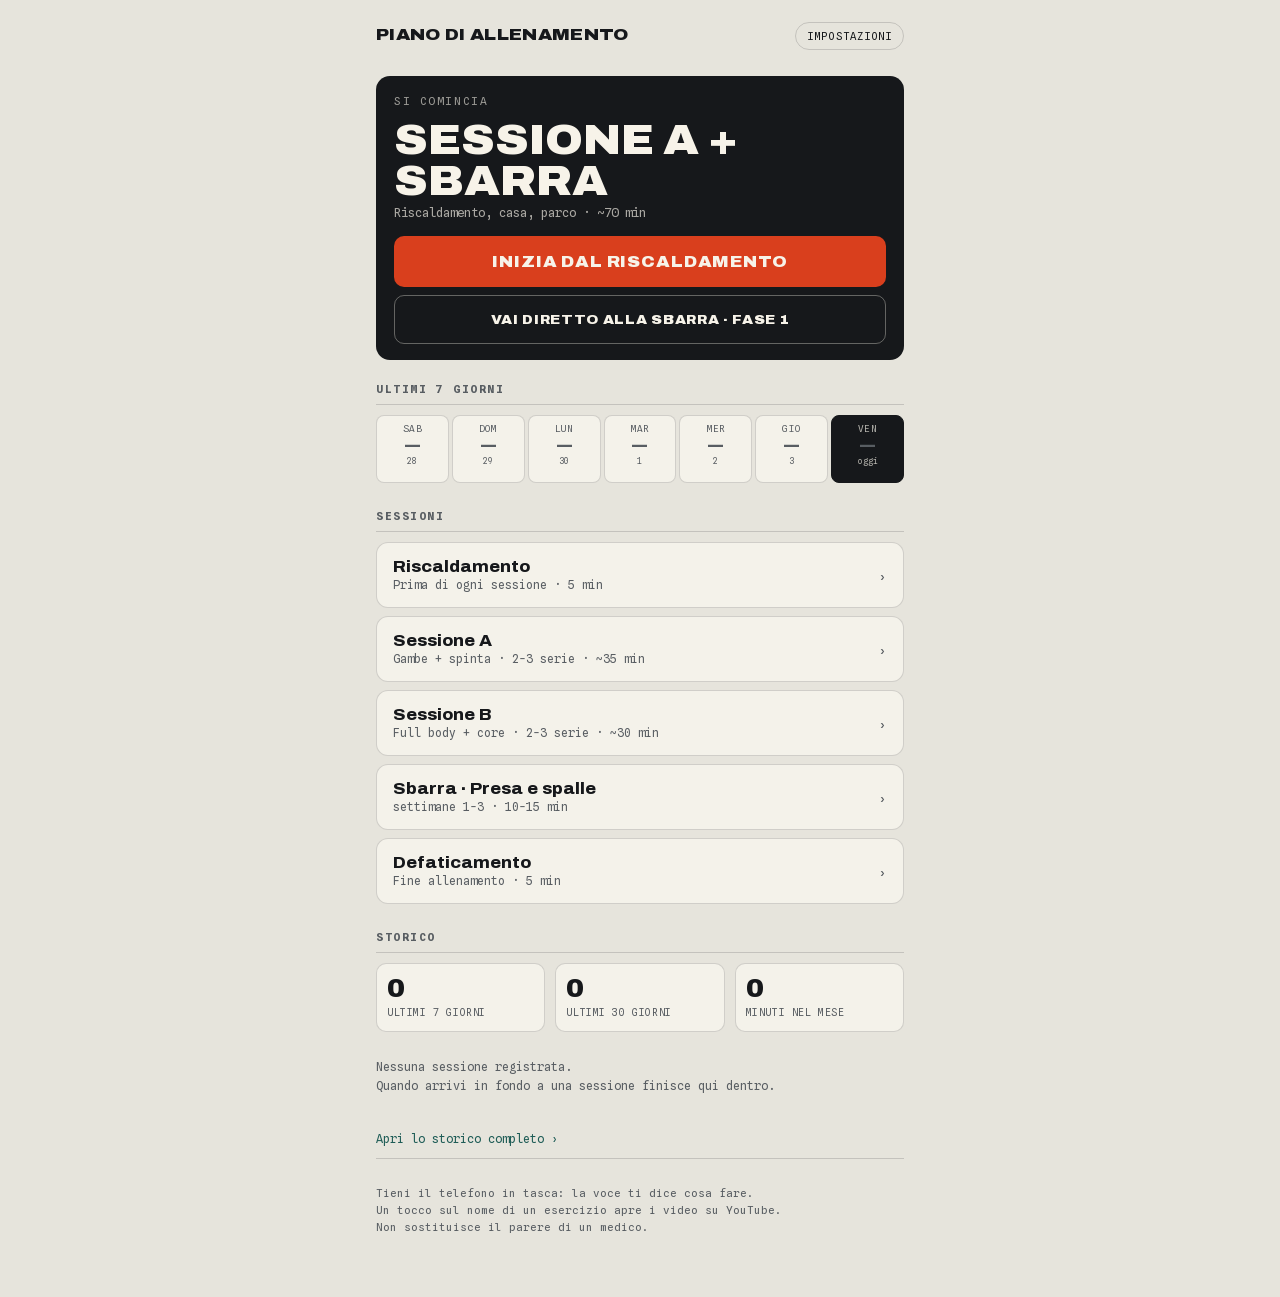
<file: index.html>
<!DOCTYPE html>
<html lang="it">
<head>
<meta charset="utf-8">
<meta name="viewport" content="width=device-width, initial-scale=1, viewport-fit=cover">
<meta name="theme-color" content="#16181B">
<meta name="apple-mobile-web-app-capable" content="yes">
<meta name="mobile-web-app-capable" content="yes">
<title>Allenamento · Luigi</title>
<link rel="manifest" href="manifest.webmanifest">
<link rel="icon" type="image/png" sizes="32x32" href="icons/favicon-32.png">
<link rel="apple-touch-icon" href="icons/apple-touch-icon.png">
<link rel="preload" href="fonts/archivo-latin.woff2" as="font" type="font/woff2" crossorigin>
<link rel="preload" href="fonts/spline-sans-mono-latin.woff2" as="font" type="font/woff2" crossorigin>
<link rel="stylesheet" href="app.css">
</head>
<body>

<main id="home">
  <div class="top">
    <h1>Piano di allenamento</h1>
    <a class="apri-imp" href="#impostazioni">Impostazioni</a>
  </div>

  <div class="avviso" id="avviso-agg" hidden>
    <span>Nuova versione disponibile</span>
    <button id="btn-agg">Aggiorna</button>
  </div>

  <div class="avviso ripresa" id="avviso-ripresa" hidden>
    <p id="ripresa-testo"></p>
    <div class="ripresa-bottoni">
      <button id="btn-scarta">Scarta</button>
      <button id="btn-riprendi" class="vai">Riprendi</button>
    </div>
  </div>

  <section class="oggi">
    <div class="oggi-top">
      <span class="eyebrow" id="oggi-giorno">Prossima</span>
    </div>
    <h2 id="oggi-titolo">—</h2>
    <p id="oggi-durata">—</p>
    <button class="vai" id="oggi-vai">Inizia</button>
    <button class="vai ghost" id="oggi-secondo" hidden>Poi la sbarra</button>
  </section>

  <h3 class="sez" style="margin-top:22px">Ultimi 7 giorni</h3>
  <div class="settimana" id="settimana"></div>

  <h3 class="sez">Sessioni</h3>
  <div id="lista"></div>

  <h3 class="sez" style="margin-top:26px">Storico</h3>
  <div id="storico"></div>
  <a class="apri-storico" href="#storico">Apri lo storico completo ›</a>

  <p class="pie">
    Tieni il telefono in tasca: la voce ti dice cosa fare.<br>
    Un tocco sul nome di un esercizio apre i video su YouTube.<br>
    Non sostituisce il parere di un medico.
  </p>
</main>

<main id="vista-impostazioni" hidden>
  <div class="top">
    <a class="indietro" href="#">‹ Piano</a>
    <span class="eyebrow">Impostazioni</span>
  </div>

  <h3 class="sez">Audio e timer</h3>
  <div class="imp">
    <p>Voce guida<i>Annuncia esercizio, riposo e prossimo</i></p>
    <button class="switch" id="sw-voce" aria-pressed="true" aria-label="Voce guida"></button>
  </div>
  <div class="imp">
    <p>Quale voce<i id="voce-hint">Scegli quella che suona meglio</i></p>
    <select id="sel-voce" class="sel" aria-label="Voce"></select>
  </div>
  <div class="imp">
    <p>Velocità<i>Quanto veloce parla</i></p>
    <div class="segmento" id="seg-vel">
      <button data-v="0.9" aria-pressed="false">Calma</button>
      <button data-v="1" aria-pressed="true">Normale</button>
      <button data-v="1.15" aria-pressed="false">Svelta</button>
    </div>
  </div>
  <details class="aiuto">
    <summary>Suona ancora metallica?</summary>
    <p><b>iPhone</b> — Impostazioni › Accessibilità › Contenuto pronunciato › Voci › Italiano: scarica <b>Alice (Migliorata)</b> o una voce <b>Premium</b>. Poi torna qui e riselezionala.</p>
    <p><b>Android</b> — Impostazioni › Sistema › Lingue › Sintesi vocale › Google Text-to-speech › Installa dati vocali › Italiano. Nell'elenco qui sopra scegli una voce che finisce per <b>rete</b>: sono le più naturali, ma servono i dati.</p>
    <p>L'elenco cambia dopo l'installazione: chiudi e riapri l'app per vedere le nuove voci.</p>
  </details>
  <div class="imp">
    <p>Segnali acustici<i>Bip di partenza e conto alla rovescia</i></p>
    <button class="switch" id="sw-bip" aria-pressed="true" aria-label="Segnali acustici"></button>
  </div>
  <div class="imp">
    <p>Ripetizioni<i>Automatico avanza da solo. Manuale aspetta un tocco</i></p>
    <div class="segmento" id="seg-modo">
      <button data-v="auto" aria-pressed="true">Auto</button>
      <button data-v="manuale" aria-pressed="false">Manuale</button>
    </div>
  </div>
  <div class="imp">
    <p>Ritmo<i>Quanto tempo do a ogni serie di ripetizioni</i></p>
    <div class="segmento" id="seg-ritmo">
      <button data-v="1.25" aria-pressed="false">Comodo</button>
      <button data-v="1" aria-pressed="true">Normale</button>
      <button data-v="0.85" aria-pressed="false">Rapido</button>
    </div>
  </div>
  <div class="imp" style="border:none">
    <p>Prova l'audio<i>Alza il volume e controlla che si senta</i></p>
    <button class="segmento" id="prova" style="border:1px solid var(--linea); background:var(--carta); border-radius:7px; padding:8px 11px; font-family:var(--mono); font-size:.72rem">Prova</button>
  </div>

</main>

<main id="vista-storico" hidden>
  <div class="top">
    <a class="indietro" href="#">‹ Piano</a>
    <span class="eyebrow">Storico</span>
  </div>

  <div id="st-conteggio"></div>

  <h3 class="sez">Ultimi 3 mesi</h3>
  <div id="st-calendario"></div>

  <h3 class="sez" style="margin-top:26px">Minuti per mese</h3>
  <div id="st-mesi"></div>

  <h3 class="sez" style="margin-top:26px">Fase della sbarra</h3>
  <div id="st-fasi"></div>

  <h3 class="sez" style="margin-top:26px">Sessioni</h3>
  <div id="st-elenco"></div>

  <h3 class="sez" style="margin-top:26px">Dati</h3>
  <div class="imp">
    <p>Salvataggio<i id="storico-stato">—</i></p>
  </div>
  <div class="imp" style="border:none">
    <p>Copia di sicurezza<i id="st-backup">File JSON da tenere su Drive</i></p>
    <div class="segmento">
      <button id="esporta">Esporta</button>
      <button id="importa">Importa</button>
    </div>
  </div>
  <input type="file" id="file-importa" accept=".json,application/json" hidden>
  <button class="svuota" id="svuota">Svuota lo storico</button>
</main>

<section id="run" data-stato="work">
  <div class="barra" id="barra"></div>
  <div class="testata">
    <button id="chiudi">Esci</button>
    <span class="pos" id="pos"></span>
    <button id="pausa">Pausa</button>
  </div>
  <div class="centro">
    <span id="stato">Preparati</span>
    <h2 id="nome">—</h2>
    <span id="rip"></span>
    <span id="nota"></span>
    <div id="tempo">0:00</div>
    <span id="dopo"></span>
  </div>
  <div class="comandi">
    <button class="laterale" id="indietro" aria-label="Esercizio precedente">◀</button>
    <button id="avanti">Avanti</button>
    <button class="laterale" id="piu" aria-label="Aggiungi 15 secondi">+15</button>
  </div>
</section>

<section id="questionario" hidden aria-labelledby="q-titolo">
  <div class="q-box">
    <span class="eyebrow">Com'è andata</span>
    <h2 id="q-titolo">—</h2>
    <p class="q-aiuto">Per ogni esercizio la serie migliore (per gamba o per braccio negli alternati) e il peso che hai usato. Tocca solo quello che è cambiato.</p>
    <div id="q-esercizi"></div>
    <h3 class="sez">Fatica della sessione</h3>
    <div class="q-fatica" id="q-fatica" role="group" aria-label="Fatica da 1 a 10"></div>
    <p class="q-scala"><span>1 · facile</span><span>10 · al limite</span></p>
    <textarea id="q-nota" rows="2" placeholder="Nota (facoltativa): dolori, cosa è andato storto…"></textarea>
    <div class="q-bottoni">
      <button id="q-salta">Salta</button>
      <button class="vai" id="q-salva">Salva</button>
    </div>
  </div>
</section>

<script src="data.js"></script>
<script src="db.js"></script>
<script src="storico.js"></script>
<script src="app.js"></script>
</body>
</html>
</file>
<file: app.css>
/* Font ospitati in locale (subset latin, OFL) così l'app funziona anche offline */
@font-face{
  font-family:'Archivo'; font-style:normal; font-display:swap;
  font-weight:400 900; font-stretch:62% 125%;
  src:url(fonts/archivo-latin.woff2) format('woff2');
  unicode-range:U+0000-00FF, U+0131, U+0152-0153, U+02BB-02BC, U+02C6, U+02DA, U+02DC, U+0304, U+0308, U+0329, U+2000-206F, U+20AC, U+2122, U+2191, U+2193, U+2212, U+2215, U+FEFF, U+FFFD;
}
@font-face{
  font-family:'Spline Sans Mono'; font-style:normal; font-display:swap;
  font-weight:400 700;
  src:url(fonts/spline-sans-mono-latin.woff2) format('woff2');
  unicode-range:U+0000-00FF, U+0131, U+0152-0153, U+02BB-02BC, U+02C6, U+02DA, U+02DC, U+0304, U+0308, U+0329, U+2000-206F, U+20AC, U+2122, U+2191, U+2193, U+2212, U+2215, U+FEFF, U+FFFD;
}

:root{
  --cemento:#E6E4DC; --carta:#F4F2EA; --inchiostro:#16181B; --grafite:#585D62;
  --lavoro:#D93F1D; --riposo:#1E5C56; --crema:#F7F3E9; --segno:#B5891A;
  --linea:rgba(22,24,27,.16);
  /* storico: un colore per tipo di sessione (palette verificata per daltonismo) */
  --c-a:#D93F1D; --c-b:#B5891A; --c-sbarra:#2A7A70; --c-altro:#6E86B8;
  --f1:#A9CFC8; --f2:#5A9A90; --f3:#1E5C56;
  --disp:'Archivo', system-ui, sans-serif;
  --mono:'Spline Sans Mono', ui-monospace, monospace;
}
*{box-sizing:border-box; margin:0; padding:0; -webkit-tap-highlight-color:transparent}
html,body{height:100%}
body{
  background:var(--cemento); color:var(--inchiostro);
  font-family:var(--disp); font-variation-settings:'wdth' 100;
  overscroll-behavior:none; -webkit-font-smoothing:antialiased;
}
button{font:inherit; color:inherit; background:none; border:none; cursor:pointer}
.mono{font-family:var(--mono); font-variant-numeric:tabular-nums}
.eyebrow{font-family:var(--mono); font-size:.7rem; letter-spacing:.14em; text-transform:uppercase; color:var(--grafite)}

/* ---------- HOME ---------- */
#home, #vista-storico, #vista-impostazioni{max-width:560px; margin:0 auto; padding:22px 16px 60px; overflow-x:hidden}
main[hidden]{display:none}
.top{display:flex; justify-content:space-between; align-items:baseline; gap:12px; margin-bottom:26px}
.top h1{font-size:1.05rem; font-weight:900; font-variation-settings:'wdth' 112,'wght' 900; text-transform:uppercase; letter-spacing:.02em}

.oggi{
  background:var(--inchiostro); color:var(--crema); border-radius:14px;
  padding:18px 18px 16px; margin-bottom:14px;
}
.oggi .eyebrow{color:rgba(247,243,233,.6)}
.oggi-top{display:flex; justify-content:space-between; align-items:center; gap:8px}
.mini{
  font-family:var(--mono); font-size:.64rem; letter-spacing:.06em; text-transform:uppercase;
  border:1px solid rgba(247,243,233,.35); border-radius:99px; padding:6px 10px;
  color:var(--crema); white-space:nowrap; flex:none;
}
.apri-imp{
  font-family:var(--mono); font-size:.66rem; letter-spacing:.1em; text-transform:uppercase;
  color:var(--inchiostro); text-decoration:none; border:1px solid var(--linea); border-radius:99px;
  padding:7px 11px; white-space:nowrap; flex:none;
}
.oggi h2{
  font-size:clamp(1.7rem,8.4vw,2.7rem); line-height:.94; font-weight:900;
  font-variation-settings:'wdth' 108,'wght' 900; text-transform:uppercase;
  margin:12px 0 4px; overflow-wrap:anywhere;
}
.oggi p{font-family:var(--mono); font-size:.78rem; color:rgba(247,243,233,.66); margin-bottom:16px; overflow-wrap:anywhere}
.vai{
  display:block; width:100%; background:var(--lavoro); color:var(--crema);
  border-radius:10px; padding:16px 10px; font-weight:900; font-size:clamp(.9rem,4vw,1.05rem);
  text-transform:uppercase; letter-spacing:.05em; font-variation-settings:'wdth' 106,'wght' 900;
}
.vai:active{transform:translateY(1px)}
.vai.ghost{background:transparent; color:var(--crema); border:1.5px solid rgba(247,243,233,.35); margin-top:8px; font-size:.85rem}

.settimana{display:grid; grid-template-columns:repeat(7,minmax(0,1fr)); gap:3px; margin:0 0 26px}
.giorno{
  background:var(--carta); border:1px solid var(--linea); border-radius:8px;
  padding:7px 1px 6px; text-align:center; min-height:68px; width:100%; overflow:hidden;
  display:flex; flex-direction:column; align-items:center; gap:3px;
}
.giorno b{font-family:var(--mono); font-size:.58rem; letter-spacing:.02em; color:var(--grafite); font-weight:400}
.giorno span{font-size:clamp(.8rem,4.2vw,1.05rem); font-weight:900; line-height:1; font-variation-settings:'wdth' 90,'wght' 900}
.giorno i{font-style:normal; font-family:var(--mono); font-size:.52rem; line-height:1.2; color:var(--grafite); overflow-wrap:anywhere}
.giorno.oggi-g{background:var(--inchiostro); border-color:var(--inchiostro); color:var(--crema)}
.giorno.oggi-g b, .giorno.oggi-g i{color:rgba(247,243,233,.7)}
.giorno .lettere{display:flex; gap:2px; justify-content:center}
.giorno.riposo-g span{color:var(--grafite); font-weight:600}

h3.sez{
  font-family:var(--mono); font-size:.7rem; letter-spacing:.14em; text-transform:uppercase;
  color:var(--grafite); margin:0 0 10px; padding-bottom:8px; border-bottom:1px solid var(--linea);
}
.card{background:var(--carta); border:1px solid var(--linea); border-radius:12px; margin-bottom:8px; overflow:hidden}
.card>.intestazione{display:flex; align-items:center; gap:12px; width:100%; padding:15px 16px; text-align:left}
.card .nome{flex:1}
.card .nome strong{display:block; font-size:1.02rem; font-weight:800; font-variation-settings:'wdth' 108,'wght' 800}
.card .nome em{font-style:normal; font-family:var(--mono); font-size:.72rem; color:var(--grafite)}
.chev{font-family:var(--mono); color:var(--grafite); font-size:.9rem; transition:transform .18s}
.card.aperta .chev{transform:rotate(90deg)}
.dettaglio{display:none; padding:0 16px 16px; border-top:1px dashed var(--linea)}
.card.aperta .dettaglio{display:block}
.dettaglio .nota{font-family:var(--mono); font-size:.74rem; color:var(--grafite); margin:12px 0}
.riga{display:flex; justify-content:space-between; gap:14px; padding:7px 0; border-bottom:1px solid rgba(22,24,27,.07); align-items:baseline}
.riga a{color:var(--inchiostro); text-decoration:none; border-bottom:1px solid var(--linea); font-size:.9rem; font-weight:600}
.riga a:hover{border-color:var(--lavoro); color:var(--lavoro)}
.riga i{display:block; font-style:normal; font-family:var(--mono); font-size:.68rem; color:var(--grafite); margin-top:2px}
.riga .val{font-family:var(--mono); font-size:.82rem; white-space:nowrap; color:var(--grafite)}
.avvia{
  width:100%; margin-top:14px; background:var(--inchiostro); color:var(--crema);
  border-radius:9px; padding:13px; font-weight:800; text-transform:uppercase;
  letter-spacing:.05em; font-size:.85rem;
}
.fasi{display:flex; gap:6px; margin:12px 0 0}
.fasi button{
  flex:1; border:1px solid var(--linea); background:var(--cemento); border-radius:8px; padding:9px 4px;
  font-family:var(--mono); font-size:.72rem; color:var(--grafite);
}
.fasi button[aria-pressed="true"]{background:var(--riposo); border-color:var(--riposo); color:var(--crema)}

.imp{display:flex; justify-content:space-between; align-items:center; padding:13px 0; border-bottom:1px solid var(--linea)}
.imp p{font-size:.92rem; font-weight:700}
.imp p i{display:block; font-style:normal; font-family:var(--mono); font-size:.68rem; color:var(--grafite); font-weight:400; margin-top:2px}
.switch{width:52px; height:30px; border-radius:99px; background:rgba(22,24,27,.18); position:relative; flex:none; transition:background .18s}
.switch::after{content:''; position:absolute; top:3px; left:3px; width:24px; height:24px; border-radius:99px; background:var(--carta); transition:transform .18s}
.switch[aria-pressed="true"]{background:var(--riposo)}
.switch[aria-pressed="true"]::after{transform:translateX(22px)}
.segmento{display:flex; gap:4px; flex:none}
.segmento button{border:1px solid var(--linea); background:var(--carta); border-radius:7px; padding:8px 11px; font-family:var(--mono); font-size:.72rem; color:var(--grafite)}
.segmento button[aria-pressed="true"]{background:var(--inchiostro); border-color:var(--inchiostro); color:var(--crema)}
.sel{
  flex:none; max-width:58%; border:1px solid var(--linea); background:var(--carta);
  border-radius:7px; padding:9px 10px; font-family:var(--mono); font-size:.74rem;
  color:var(--inchiostro); appearance:none;
}
.aiuto{border-bottom:1px solid var(--linea); padding:12px 0}
.aiuto summary{font-family:var(--mono); font-size:.74rem; color:var(--riposo); cursor:pointer; list-style:none}
.aiuto summary::-webkit-details-marker{display:none}
.aiuto summary::before{content:'+ '; }
.aiuto[open] summary::before{content:'– '}
.aiuto p{font-family:var(--mono); font-size:.72rem; line-height:1.6; color:var(--grafite); margin-top:10px}
.aiuto b{color:var(--inchiostro)}
.storia{display:flex; justify-content:space-between; gap:12px; padding:10px 0; border-bottom:1px solid rgba(22,24,27,.07); align-items:baseline}
.storia b{font-size:.92rem; font-weight:700}
.storia b i{display:block; font-style:normal; font-family:var(--mono); font-size:.66rem; color:var(--grafite); font-weight:400; margin-top:2px}
.storia span{font-family:var(--mono); font-size:.74rem; color:var(--grafite); white-space:nowrap}
.vuoto{font-family:var(--mono); font-size:.74rem; color:var(--grafite); padding:14px 0; line-height:1.6}
.conteggio{
  display:flex; gap:10px; margin-bottom:12px;
}
.conteggio div{
  flex:1; background:var(--carta); border:1px solid var(--linea); border-radius:10px; padding:12px 10px;
}
.conteggio strong{display:block; font-size:1.6rem; font-weight:900; font-variation-settings:'wdth' 108,'wght' 900; line-height:1}
.conteggio em{font-style:normal; font-family:var(--mono); font-size:.62rem; color:var(--grafite); text-transform:uppercase; letter-spacing:.06em}
.avviso{
  display:flex; justify-content:space-between; align-items:center; gap:10px;
  background:var(--carta); border:1px solid var(--linea); border-radius:10px;
  padding:10px 12px; margin-bottom:14px; font-family:var(--mono); font-size:.72rem;
}
.avviso[hidden]{display:none}
.avviso button{font-family:var(--mono); font-size:.72rem; font-weight:700; color:var(--riposo); border-bottom:1px solid var(--riposo); flex:none}
.avviso.ripresa{display:block; border:2px solid var(--lavoro); padding:14px}
.avviso.ripresa[hidden]{display:none}
.ripresa p{line-height:1.5; color:var(--grafite); overflow-wrap:anywhere}
.ripresa p b{display:block; font-family:var(--disp); font-size:.98rem; font-weight:800; color:var(--inchiostro); margin-bottom:2px}
.ripresa-bottoni{display:flex; gap:8px; margin-top:12px; align-items:stretch}
.ripresa-bottoni button{flex:1; font-size:.8rem}
.avviso .ripresa-bottoni #btn-scarta{flex:none; padding:0 14px; border:1px solid var(--linea); border-radius:10px; color:var(--grafite); font-weight:400}
.avviso .ripresa-bottoni .vai{
  padding:13px 10px; border:none; color:var(--crema); font-family:var(--disp); font-weight:900; font-size:.9rem;
}
.pie{margin-top:26px; font-family:var(--mono); font-size:.68rem; line-height:1.6; color:var(--grafite)}

/* ---------- SCHERMO ALLENAMENTO ---------- */
#run{
  position:fixed; inset:0; height:100dvh; display:none; flex-direction:column; overflow:hidden;
  background:var(--inchiostro); color:var(--crema);
  padding:max(12px,env(safe-area-inset-top)) 14px max(14px,env(safe-area-inset-bottom));
  transition:background .25s ease;
}
#run.on{display:flex}
#run[data-stato="work"]{background:var(--lavoro)}
#run[data-stato="rest"]{background:var(--riposo)}
#run[data-stato="done"]{background:var(--inchiostro)}
#run.pausa{background:#2C2F33}

.barra{position:absolute; top:0; left:0; height:5px; background:rgba(247,243,233,.85); width:0%; transition:width .2s linear}
.testata{display:flex; justify-content:space-between; align-items:center; gap:10px; padding-top:8px}
.testata button{
  flex:none; font-family:var(--mono); font-size:.7rem; letter-spacing:.08em; text-transform:uppercase;
  border:1.5px solid rgba(247,243,233,.4); border-radius:8px; padding:8px 12px; color:var(--crema);
}
.pos{
  font-family:var(--mono); font-size:.66rem; line-height:1.35; letter-spacing:.08em; text-transform:uppercase;
  opacity:.75; text-align:center; flex:1; min-width:0; overflow:hidden;
  /* al massimo due righe: i nomi lunghi vanno a capo invece di essere tagliati */
  display:-webkit-box; -webkit-line-clamp:2; -webkit-box-orient:vertical; overflow-wrap:anywhere;
}

.centro{
  flex:1; display:flex; flex-direction:column; justify-content:center; align-items:center;
  text-align:center; gap:3px; min-height:0; width:100%; overflow:hidden;
}
#stato{font-family:var(--mono); font-size:.74rem; letter-spacing:.2em; text-transform:uppercase; opacity:.75}
#nome{
  line-height:.92; font-weight:900; text-transform:uppercase; margin:6px 0 2px;
  width:100%; max-width:100%; overflow-wrap:anywhere; hyphens:manual; text-wrap:balance;
  font-size:2.2rem; font-variation-settings:'wdth' 112,'wght' 900;
}
#rip{font-family:var(--mono); font-size:clamp(.95rem,4.4vw,1.15rem); font-weight:700}
#nota{font-family:var(--mono); font-size:clamp(.7rem,3.2vw,.8rem); opacity:.72; max-width:24ch; margin-top:2px}
#tempo{
  font-family:var(--mono); font-variant-numeric:tabular-nums; font-weight:700;
  font-size:clamp(3.8rem,23vw,7.5rem); line-height:1; letter-spacing:-.04em; margin:8px 0 2px;
}
#dopo{font-family:var(--mono); font-size:clamp(.72rem,3.4vw,.82rem); opacity:.8; max-width:28ch; overflow-wrap:anywhere}
.pulse{animation:pulse .3s ease}
@keyframes pulse{0%{transform:scale(1)}45%{transform:scale(1.045)}100%{transform:scale(1)}}

.comandi{display:flex; gap:8px; align-items:stretch}
.comandi .laterale{
  flex:none; width:64px; border:1.5px solid rgba(247,243,233,.4); border-radius:12px;
  font-family:var(--mono); font-size:.8rem; color:var(--crema);
}
#avanti{
  flex:1; min-width:0; background:var(--crema); color:var(--inchiostro); border-radius:12px;
  padding:22px 8px; font-weight:900; font-size:clamp(.95rem,4.4vw,1.15rem); text-transform:uppercase;
  letter-spacing:.05em; font-variation-settings:'wdth' 106,'wght' 900;
  overflow:hidden; text-overflow:ellipsis; white-space:nowrap;
}
#avanti:active{transform:translateY(1px)}
#run[data-stato="done"] .comandi .laterale{display:none}

@media (prefers-reduced-motion: reduce){
  *{transition:none !important; animation:none !important}
}

/* ---------- STORICO ---------- */
.apri-storico{
  display:block; margin-top:10px; padding:12px 0; font-family:var(--mono); font-size:.74rem;
  color:var(--riposo); text-decoration:none; border-bottom:1px solid var(--linea);
}
.indietro{font-family:var(--mono); font-size:.8rem; color:var(--inchiostro); text-decoration:none; padding:6px 0}
.storia b{min-width:0}
.punto{display:inline-block; width:9px; height:9px; border-radius:3px; margin-right:7px; vertical-align:1px}
.punto.f1{background:var(--f1)} .punto.f2{background:var(--f2)} .punto.f3{background:var(--f3)}
.storia .parz{
  display:inline-block; font-style:normal; font-family:var(--mono); font-size:.62rem; font-weight:400;
  color:var(--lavoro); border:1px solid currentColor; border-radius:99px; padding:1px 7px; margin-top:4px;
}

.cal{display:grid; grid-template-rows:14px repeat(7, auto); gap:3px; margin-top:4px}
.cal-mese{font-family:var(--mono); font-size:.6rem; color:var(--grafite); white-space:nowrap; align-self:end}
.cal-g{grid-column:1; font-family:var(--mono); font-size:.56rem; color:var(--grafite); align-self:center}
.cal-c{
  aspect-ratio:1; min-width:0; width:100%; border-radius:4px; padding:0;
  background:var(--carta); border:1px solid var(--linea);
  font-family:var(--mono); font-size:clamp(.5rem, 2.4vw, .62rem); font-weight:700; line-height:1;
  color:var(--crema); display:flex; align-items:center; justify-content:center; overflow:hidden;
}
.cal-c.pieno{border-color:transparent}
.cal-c span{flex:1; text-align:center}
.cal-c.parziale{
  background-image:repeating-linear-gradient(45deg, rgba(244,242,234,.6) 0 2px, transparent 2px 5px) !important;
  background-blend-mode:normal;
}
.cal-c.futuro{background:transparent; border-style:dashed; opacity:.45}
.cal-c.oggi-c{outline:2px solid var(--inchiostro); outline-offset:1px}
.cal-c.scelta{outline:2px solid var(--lavoro); outline-offset:1px}
.cal-dett{font-family:var(--mono); font-size:.72rem; color:var(--grafite); margin:12px 0 10px; min-height:1.6em; line-height:1.5}
.cal-dett b{color:var(--inchiostro)}
.legenda{display:flex; flex-wrap:wrap; gap:6px 14px; font-family:var(--mono); font-size:.64rem; color:var(--grafite)}
.legenda span{display:flex; align-items:center; gap:6px}
.legenda i{width:11px; height:11px; border-radius:3px; flex:none}
.legenda i.tratteggio{background:var(--grafite) repeating-linear-gradient(45deg, rgba(244,242,234,.6) 0 2px, transparent 2px 5px)}

.mese{display:grid; grid-template-columns:34px 1fr auto; align-items:center; gap:10px; padding:6px 0}
.mese-n{font-family:var(--mono); font-size:.72rem; color:var(--grafite)}
.mese-barra{height:12px; background:rgba(22,24,27,.06); border-radius:4px; overflow:hidden}
.mese-barra i{display:block; height:100%; background:var(--inchiostro); border-radius:0 4px 4px 0}
.mese-v{font-family:var(--mono); font-size:.74rem; font-variant-numeric:tabular-nums; text-align:right; min-width:76px}
.mese-v em{display:block; font-style:normal; font-size:.6rem; color:var(--grafite)}

.fasi-banda{display:flex; gap:2px; height:22px; margin:4px 0 4px}
.fasi-banda i{display:flex; align-items:center; justify-content:center; min-width:18px; border-radius:4px; font-style:normal}
.fasi-banda span{font-family:var(--mono); font-size:.62rem; font-weight:700}
.fasi-banda .f1{background:var(--f1); color:var(--inchiostro)}
.fasi-banda .f2{background:var(--f2); color:var(--crema)}
.fasi-banda .f3{background:var(--f3); color:var(--crema)}
.fasi-asse{display:flex; justify-content:space-between; font-family:var(--mono); font-size:.6rem; color:var(--grafite); margin-bottom:6px}
.vuoto b{color:var(--inchiostro)}

.settimana-g{margin-bottom:14px}
.settimana-t{
  display:flex; justify-content:space-between; align-items:baseline; gap:10px;
  padding:8px 0 6px; border-bottom:1.5px solid var(--inchiostro);
}
.settimana-t b{font-size:.86rem; font-weight:800; font-variation-settings:'wdth' 104,'wght' 800}
.settimana-t span{font-family:var(--mono); font-size:.66rem; color:var(--grafite); white-space:nowrap}
.altre, .svuota{
  width:100%; margin-top:6px; padding:12px; border:1px solid var(--linea); border-radius:9px;
  font-family:var(--mono); font-size:.72rem; color:var(--grafite); background:var(--carta);
}
.svuota{margin-top:18px; color:var(--lavoro); background:transparent}

/* ---------- QUESTIONARIO ---------- */
#questionario{
  position:fixed; inset:0; z-index:20; overflow-y:auto; overscroll-behavior:contain;
  background:var(--cemento);
  padding:max(18px,env(safe-area-inset-top)) 16px max(24px,env(safe-area-inset-bottom));
}
#questionario[hidden]{display:none}
.q-box{max-width:560px; margin:0 auto}
.q-box h2{
  font-size:clamp(1.5rem,7vw,2.2rem); line-height:.95; font-weight:900; text-transform:uppercase;
  font-variation-settings:'wdth' 108,'wght' 900; margin:8px 0 8px;
}
.q-aiuto{font-family:var(--mono); font-size:.72rem; line-height:1.5; color:var(--grafite); margin-bottom:14px}
#q-esercizi{margin-bottom:22px}
.q-riga{
  background:var(--carta); border:1px solid var(--linea); border-radius:10px;
  padding:11px 12px; margin-bottom:6px;
}
.q-nome b{display:block; font-size:.92rem; font-weight:800; font-variation-settings:'wdth' 104,'wght' 800}
.q-nome i{display:block; font-style:normal; font-family:var(--mono); font-size:.66rem; color:var(--grafite); margin-top:2px}
.q-campi{display:flex; flex-wrap:wrap; gap:8px; margin-top:9px; align-items:center}
.q-step{display:flex; align-items:center; border:1px solid var(--linea); border-radius:9px; overflow:hidden; background:var(--cemento)}
.q-step button{width:42px; height:42px; font-size:1.2rem; font-weight:700}
.q-step button:active{background:var(--linea)}
.q-campi input{
  font-family:var(--mono); font-size:1rem; font-variant-numeric:tabular-nums; text-align:center;
  border:none; background:transparent; color:var(--inchiostro); width:3.2em; height:42px;
}
.q-step span, .q-kg span{font-family:var(--mono); font-size:.66rem; color:var(--grafite); padding-right:8px}
.q-step input{border-left:1px solid var(--linea); border-right:1px solid var(--linea); background:var(--carta)}
.q-kg{display:flex; align-items:center; border:1px solid var(--linea); border-radius:9px; background:var(--carta)}
.q-fatica{display:grid; grid-template-columns:repeat(10,minmax(0,1fr)); gap:3px}
.q-fatica button{
  border:1px solid var(--linea); background:var(--carta); border-radius:7px; height:40px;
  font-family:var(--mono); font-size:.8rem; color:var(--grafite);
}
.q-fatica button[aria-pressed="true"]{background:var(--lavoro); border-color:var(--lavoro); color:var(--crema)}
.q-scala{display:flex; justify-content:space-between; font-family:var(--mono); font-size:.6rem; color:var(--grafite); margin:5px 0 16px}
#q-nota{
  width:100%; border:1px solid var(--linea); border-radius:9px; background:var(--carta); color:var(--inchiostro);
  padding:10px 12px; font-family:var(--mono); font-size:.8rem; resize:vertical;
}
.q-bottoni{display:flex; gap:8px; margin-top:16px}
.q-bottoni #q-salta{flex:none; padding:0 18px; border:1px solid var(--linea); border-radius:10px; font-family:var(--mono); font-size:.76rem; color:var(--grafite)}
.q-bottoni .vai{flex:1}
.storia .fb{display:block; font-style:normal; font-family:var(--mono); font-size:.64rem; font-weight:400; color:var(--inchiostro); margin-top:4px; line-height:1.5; overflow-wrap:anywhere}
</file>
